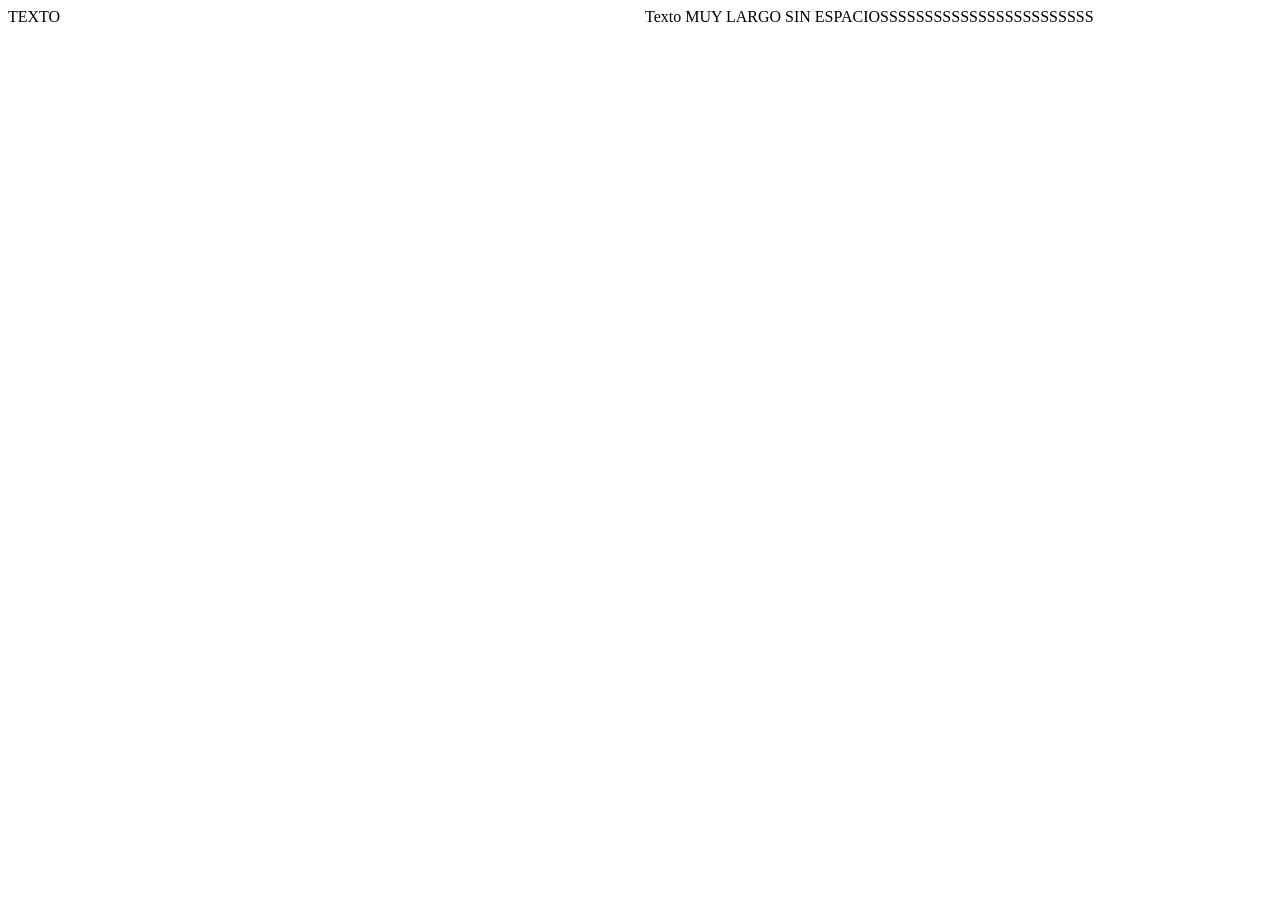
<file: CSS_GL/pages/index.html>
<!DOCTYPE html>
<html lang="en">
<head>
    <meta charset="UTF-8">
    <meta name="viewport" content="width=device-width, initial-scale=1.0">
    <title>Document</title>

    <link rel="stylesheet" href="/CSS_GL/styles/style.css">
</head>
<body>
     <div class = "container">

        <!--<div class="item1">1</div>
        <div class="item2">2</div>
        <div class="item3">3</div>
        <div class="item4">4</div>
        <div class="item5">5</div>
        <div class="item1">6</div>
        <div class="item2">7</div>
        <div class="item3">8</div>
        <div class="item4">9</div>
        <div class="item5">10</div> -->

        <!--<header class="header"> HEADER </header>

        <main class="main">MAIN</main> 

        <aside class="sidebar">Sidebar</aside>

        <footer class="footer">Footer</footer> -->

        <div class="item">TEXTO</div>

        <div class="item">Texto MUY LARGO SIN ESPACIOSSSSSSSSSSSSSSSSSSSSSSSS</div>

    </div>
</body>
</html>
</file>
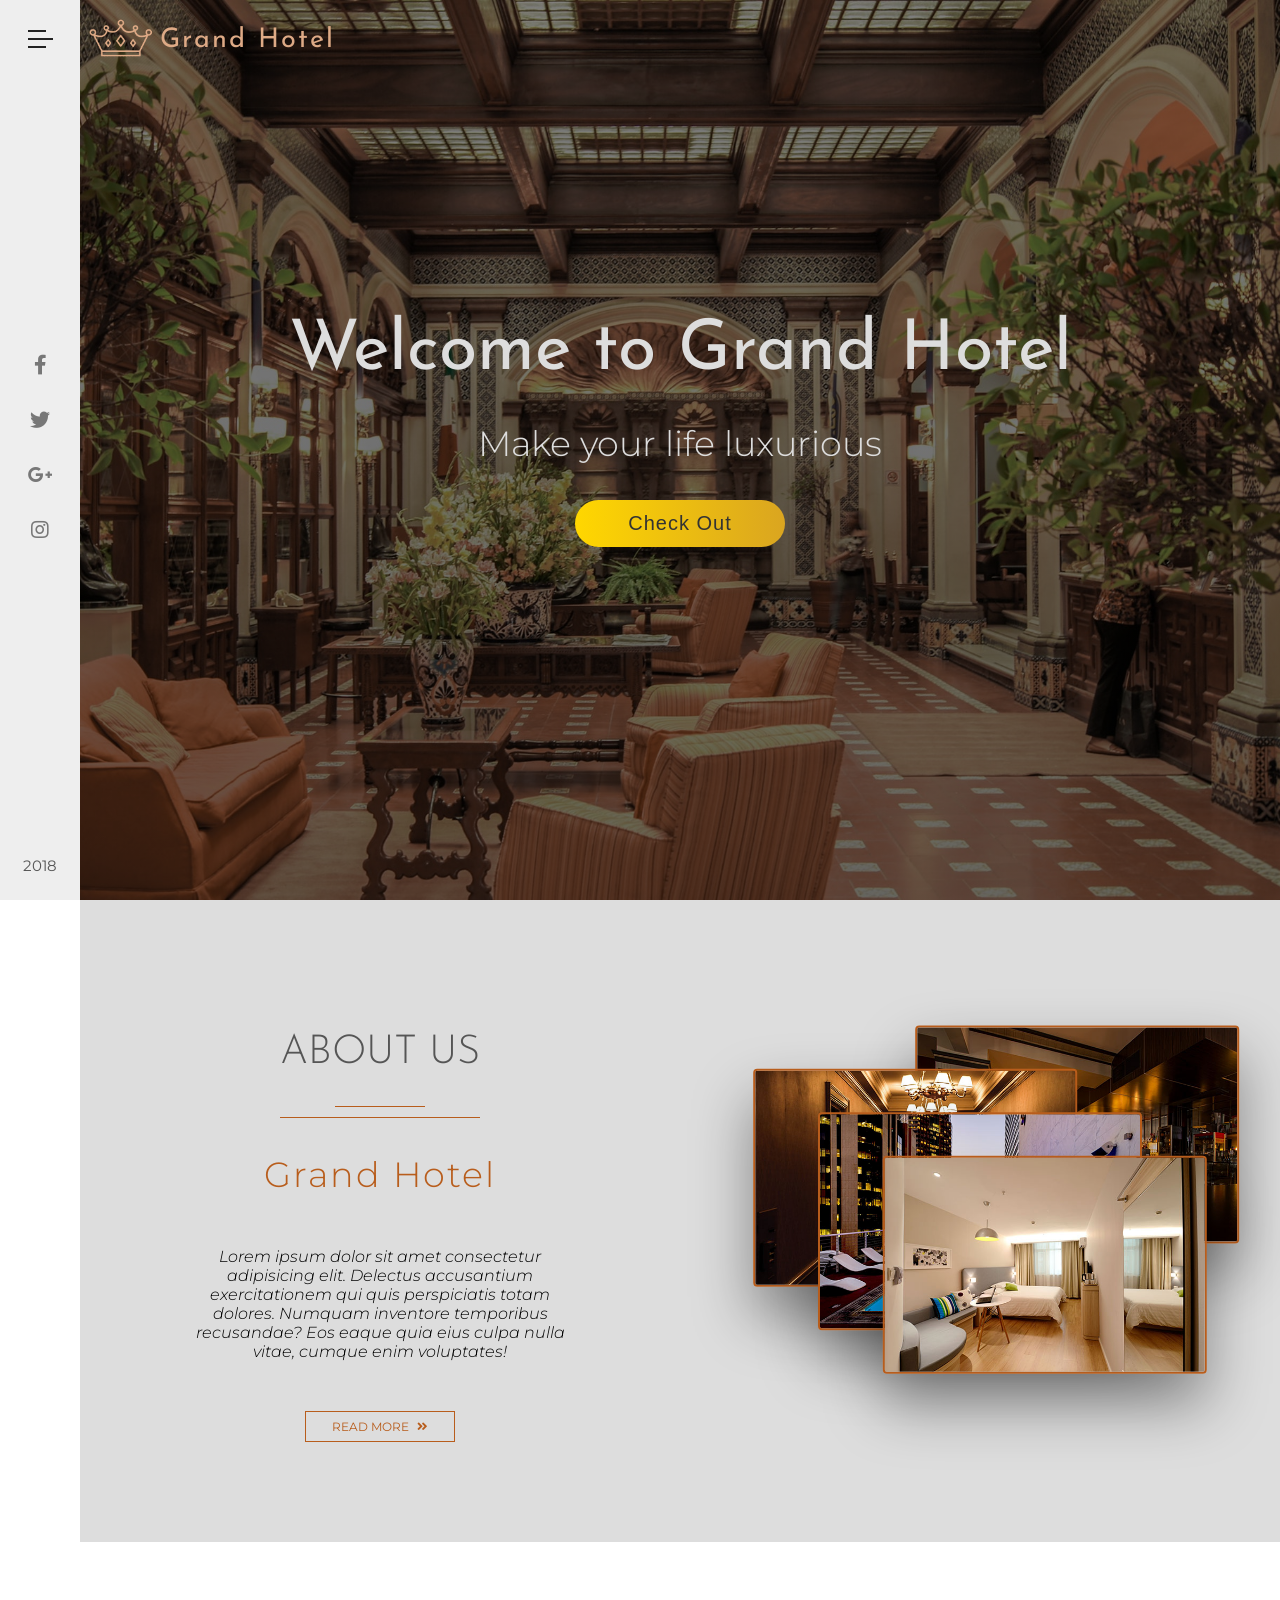
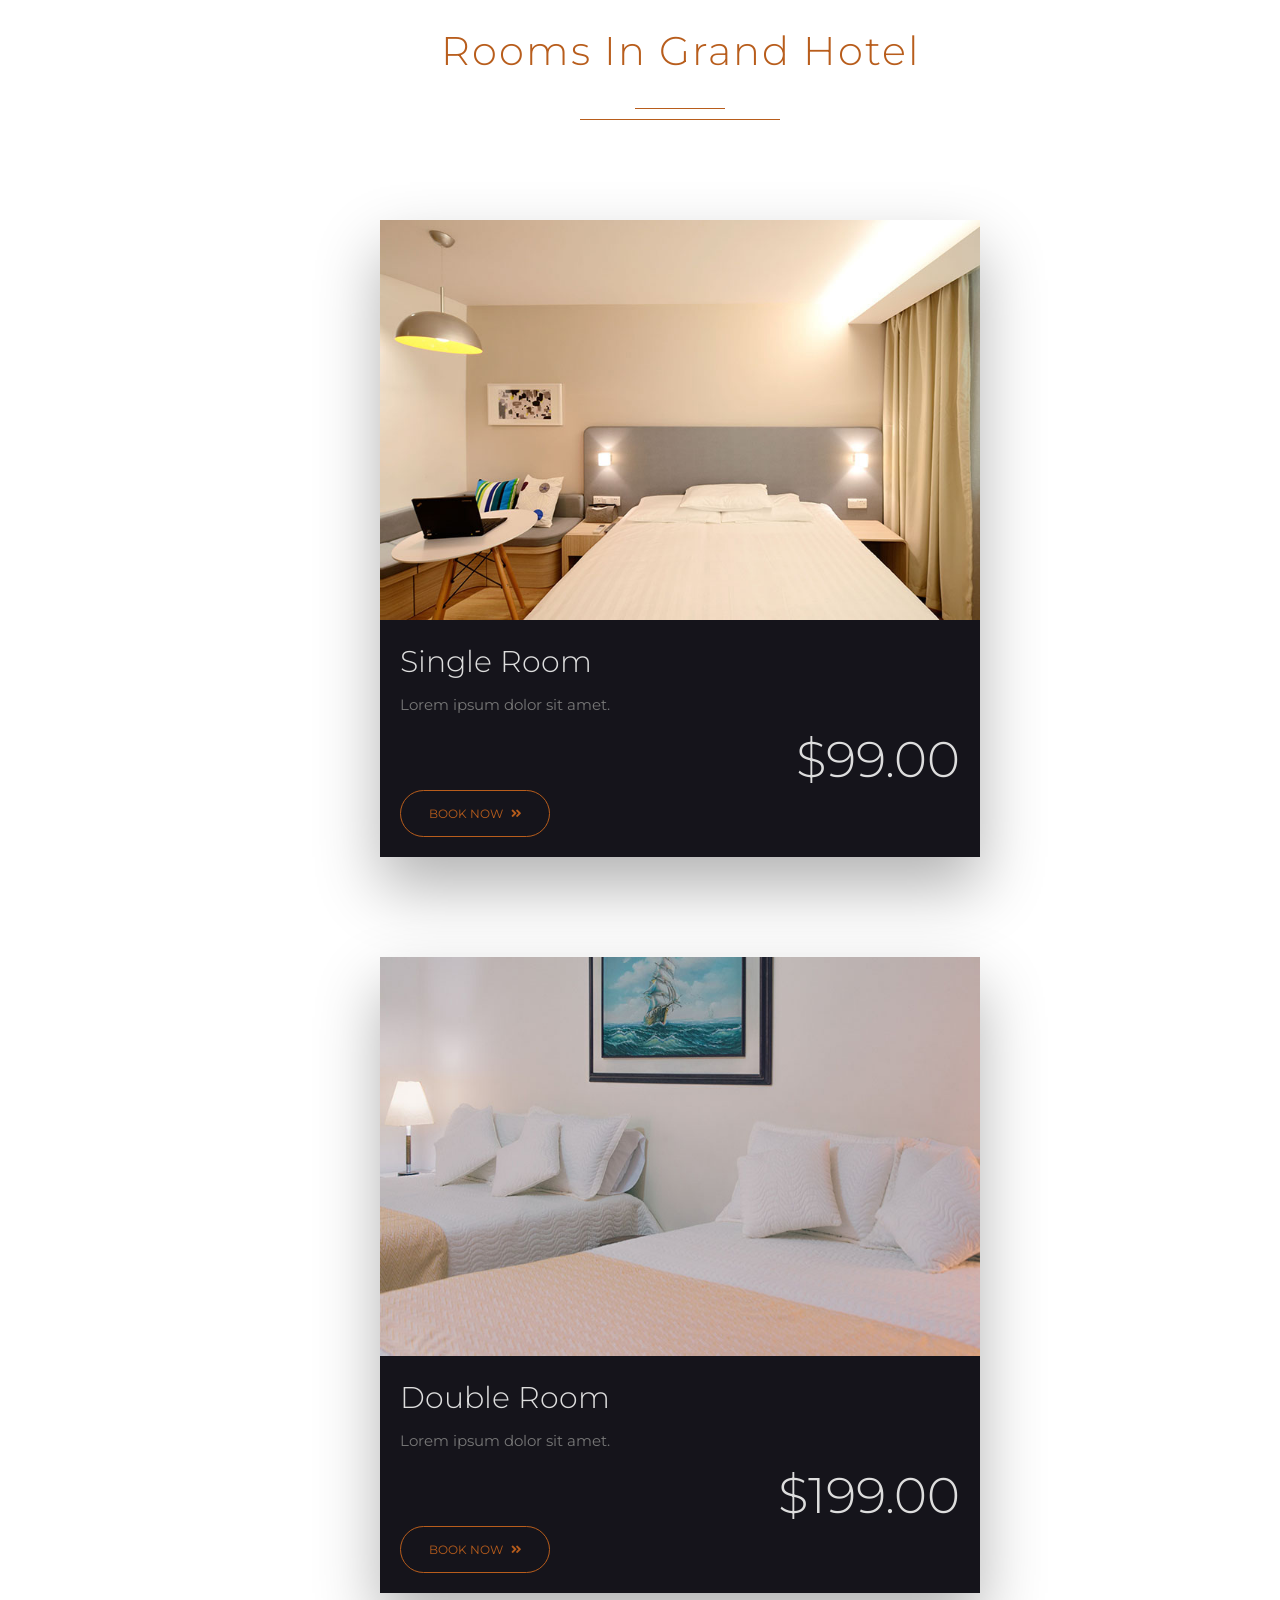
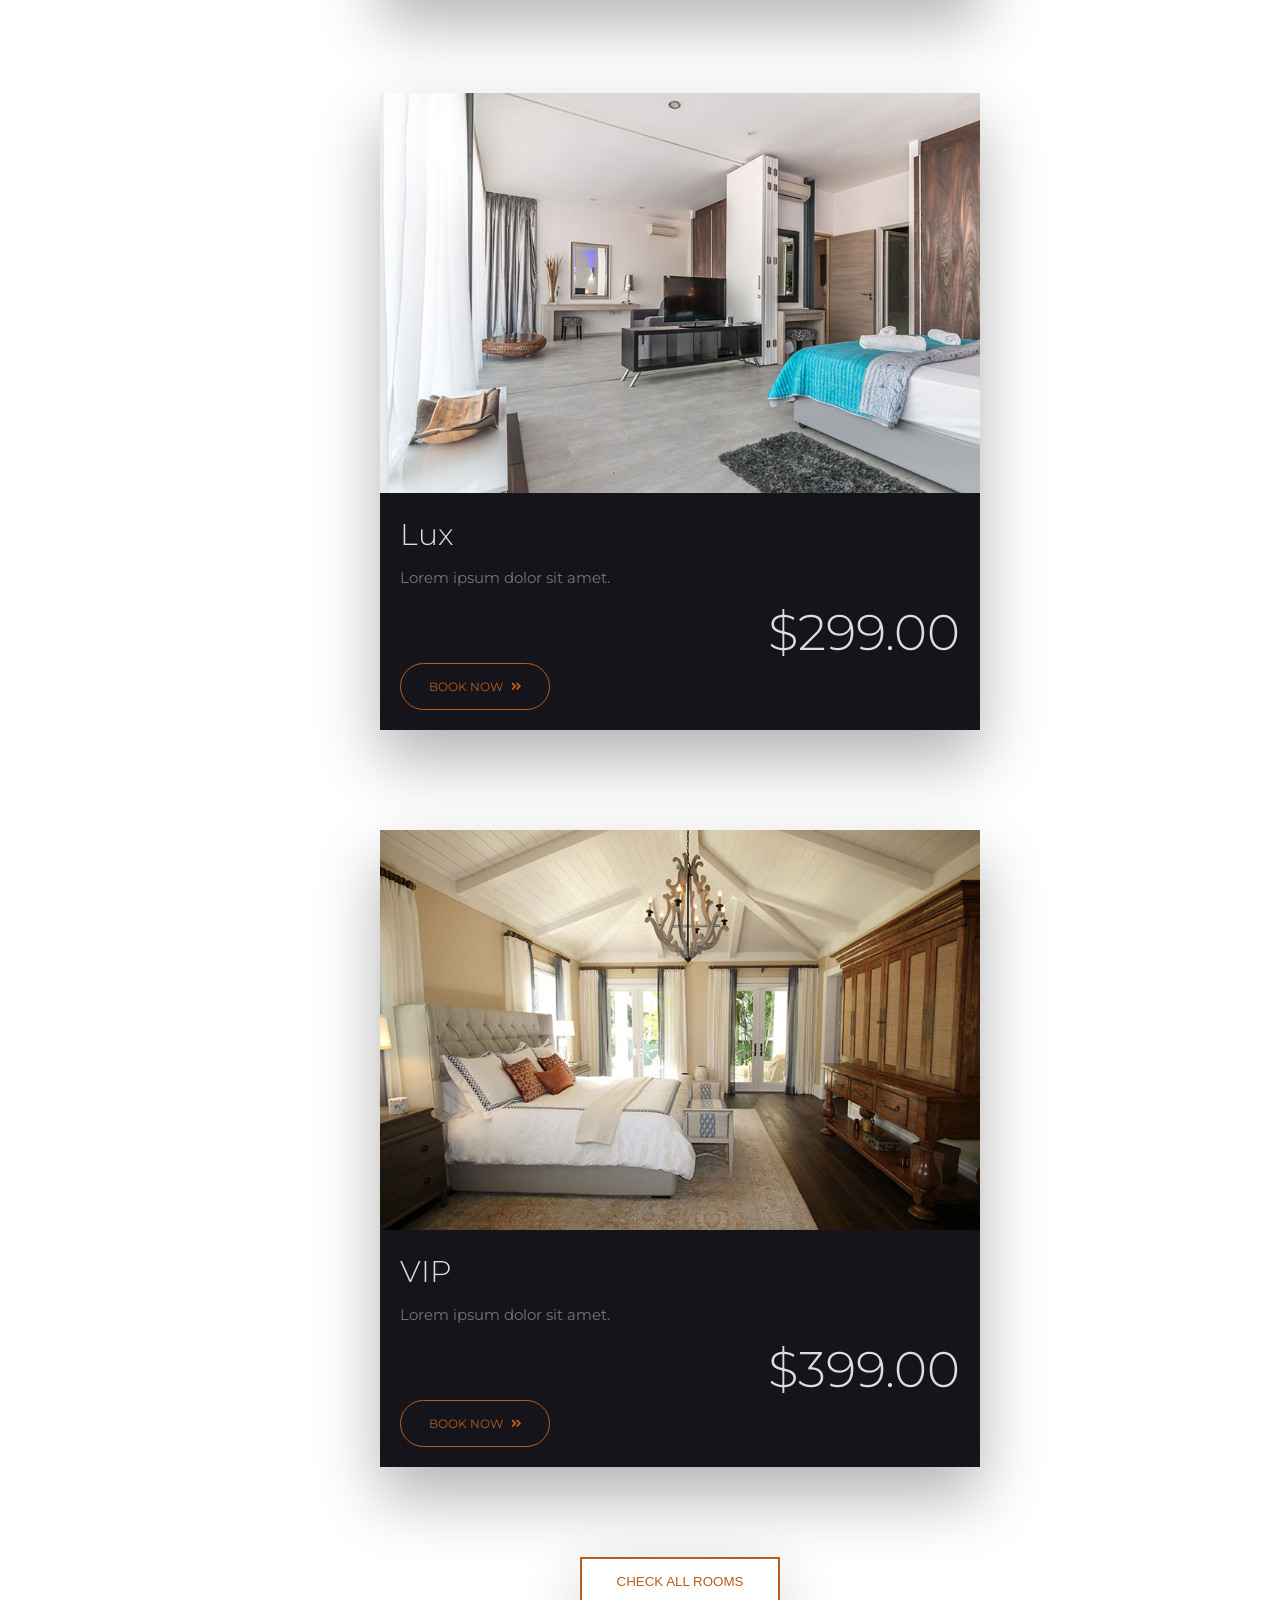
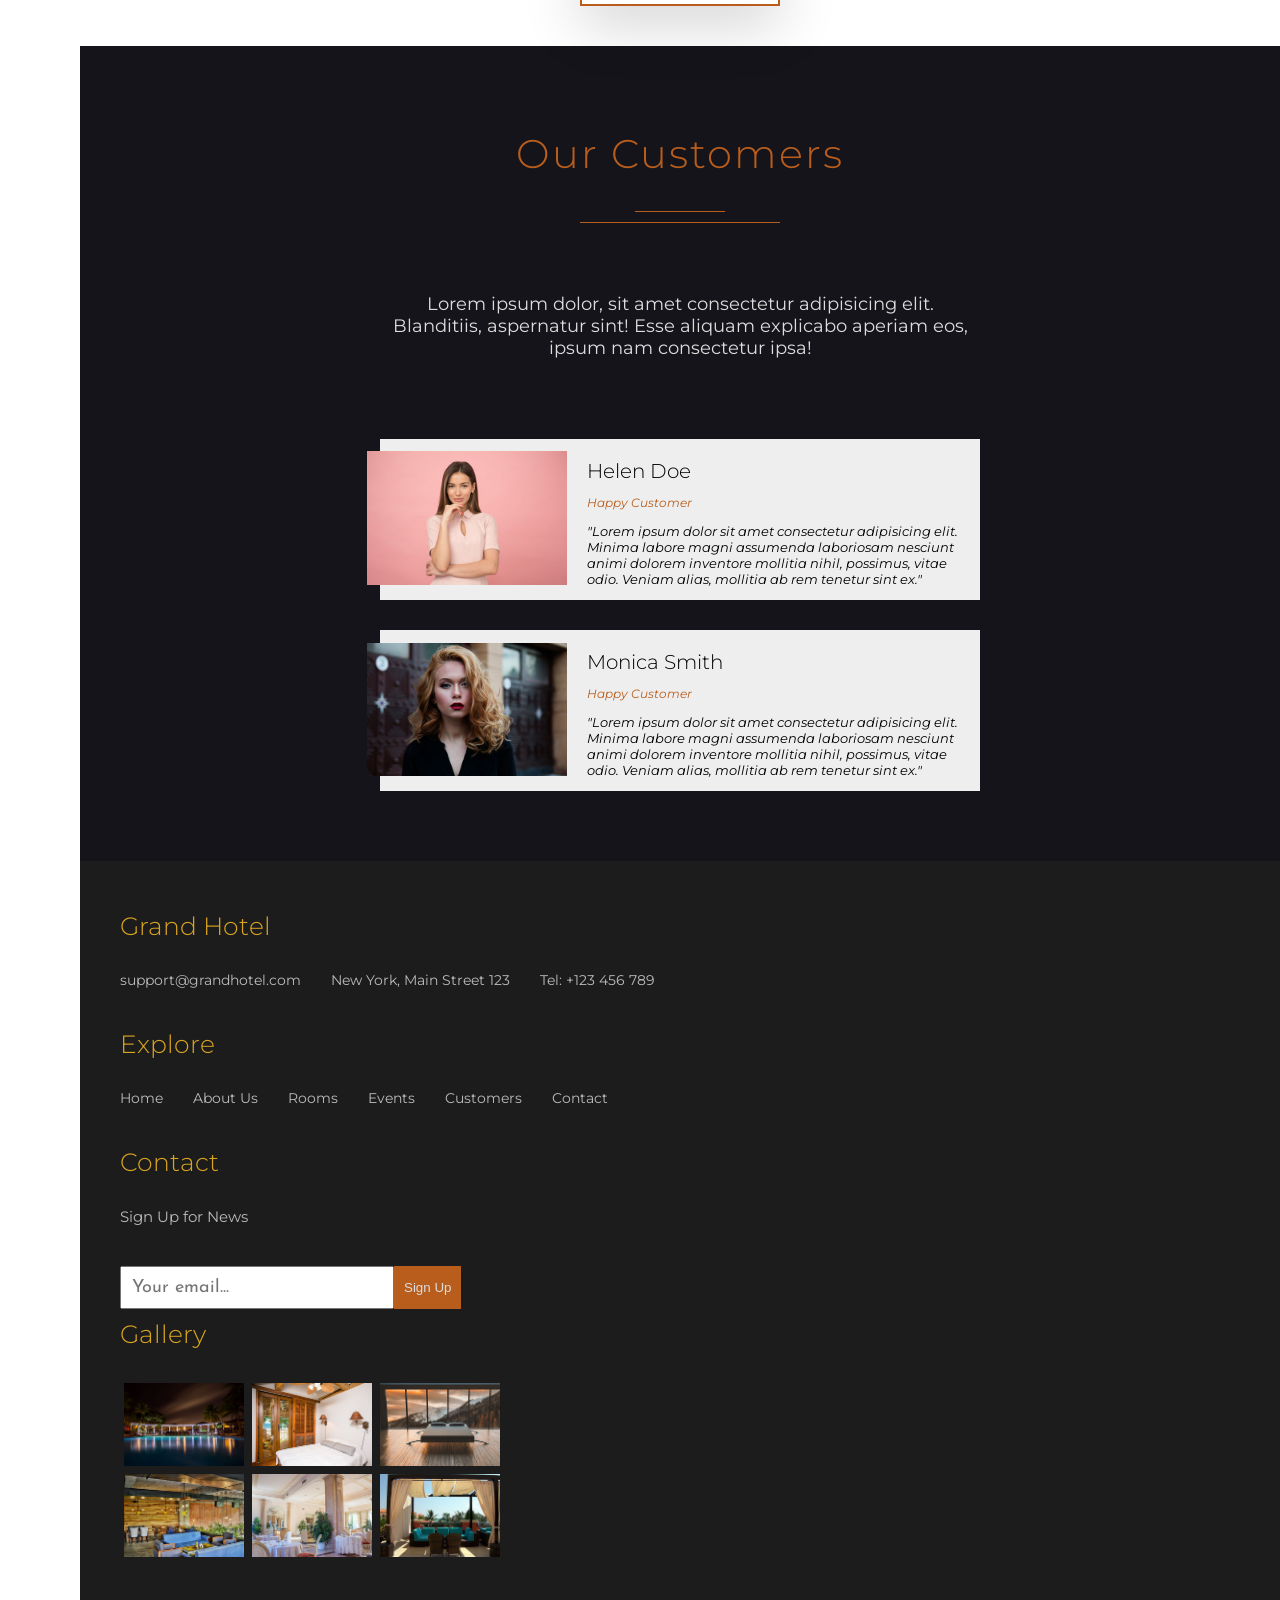
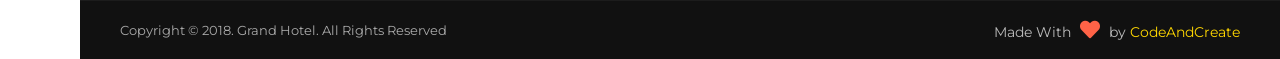
<file: MediaQueries/Ejemplo/index.html>
<!DOCTYPE html>
<html lang="en">
<head>
    <meta charset="UTF-8">
    <meta name="viewport" content="width=device-width, initial-scale=1.0">
    <meta http-equiv="X-UA-Compatible" content="ie=edge">
    <title>Grand Hotel</title>
    <link rel="shortcut icon" type="image/png" href="img/crown.png">
    <link rel="stylesheet" href="https://use.fontawesome.com/releases/v5.2.0/css/all.css" integrity="sha384-hWVjflwFxL6sNzntih27bfxkr27PmbbK/iSvJ+a4+0owXq79v+lsFkW54bOGbiDQ" crossorigin="anonymous">
    <link href="https://fonts.googleapis.com/css?family=Montserrat:100,100i,200,200i,300,300i,400,400i,500,500i,600,600i,700" rel="stylesheet">
    <link href="https://fonts.googleapis.com/css?family=Josefin+Sans:100,100i,300,300i,400,400i,600,600i,700,700i" rel="stylesheet">
    <link rel="stylesheet" href="css/style.css">
</head>
<body>
   
    <!-- navbar  -->
    <div class="navbar">

        <input type="checkbox" class="checkbox" id="click" hidden>

        <!-- sidebar -->
        <div class="sidebar">
            <label for="click">
                <div class="menu-icon">
                    <div class="line line-1"></div>
                    <div class="line line-2"></div>
                    <div class="line line-3"></div>
                </div>
            </label>

            <ul class="social-icons-list">
                <li>
                    <a href="#" class="social-link"><i class="fab fa-facebook-f"></i></a>
                </li>
                <li>
                    <a href="#" class="social-link"><i class="fab fa-twitter"></i></a>
                </li>
                <li>
                    <a href="#" class="social-link"><i class="fab fa-google-plus-g"></i></a>
                </li>
                <li>
                    <a href="#" class="social-link"><i class="fab fa-instagram"></i></a>
                </li>
            </ul>

            <div class="year">
                <p>2018</p>
            </div>
        </div>
        <!-- end of sidebar -->

        <!-- navigation -->
        <nav class="navigation">
            <div class="navigation-header">
                <h1 class="navigation-heading">Grand Hotel</h1>

                <form class="navigation-search">
                    <input type="text" class="navigation-search-input" placeholder="Search...">
                    <button class="navigation-search-btn">
                        <i class="fas fa-search"></i>
                    </button>
                </form>
            </div>

            <ul class="navigation-list">
                <li class="navigation-item">
                    <a href="#" class="navigation-link">home</a>
                </li>
                <li class="navigation-item">
                    <a href="#" class="navigation-link">about us</a>
                </li>
                <li class="navigation-item">
                    <a href="#" class="navigation-link">rooms</a>
                </li>
                <li class="navigation-item">
                    <a href="#" class="navigation-link">events</a>
                </li>
                <li class="navigation-item">
                    <a href="#" class="navigation-link">customers</a>
                </li>
                <li class="navigation-item">
                    <a href="#" class="navigation-link">contact</a>
                </li>
            </ul>

            <div class="copyright">
                <p>&copy; 2018. Grand Hotel. All Rights Reserved</p>
            </div>
        </nav>
        <!-- end of navigation -->
    </div>
    <!-- end of navbar  -->      
    
    <!-- header -->
    <header class="header">
        <div class="brand">
            <div>
                <img src="img/crown.png" width="80">
            </div>
            <h3 class="hotel-heading">Grand Hotel</h3>
        </div>

        <div class="banner">
            <h1 class="banner-heading">Welcome to Grand Hotel</h1>
            <p class="banner-paragraph">Make your life luxurious</p>
            <button class="banner-button">Check Out</button>
        </div>
    </header>
    <!-- end of header -->

    <!-- about us -->
    <section class="about-us">
        <div class="about-us-content">
            <h1 class="about-us-heading">About Us</h1>
            <div class="underline">
                <div class="small-underline"></div>
                <div class="big-underline"></div>
            </div>
            <h3 class="sub-heading">Grand Hotel</h3>
            <p class="about-us-paragraph">Lorem ipsum dolor sit amet consectetur adipisicing elit. Delectus accusantium exercitationem qui quis perspiciatis totam dolores. Numquam inventore temporibus recusandae? Eos eaque quia eius culpa nulla vitae, cumque enim voluptates!</p>
            <button class="about-us-btn">
                Read More
                <i class="fas fa-angle-double-right btn-arrow"></i>
            </button>
        </div>

        <div class="about-us-images">
            <img src="img/about-us-img-1.jpeg" class="image image-1">
            <img src="img/about-us-img-2.jpeg" class="image image-2">
            <img src="img/about-us-img-3.jpeg" class="image image-3">
            <img src="img/about-us-img-4.jpeg" class="image image-4">
        </div>
    </section>
    <!-- end of about us -->

    <!-- rooms -->
    <section class="rooms">
        <div class="common-header">
            <h1 class="common-heading">Rooms In Grand Hotel</h1>
            <div class="underline">
                <div class="small-underline"></div>
                <div class="big-underline"></div>
            </div>
        </div>

        <div class="rooms-cards-wrapper">
            <div class="room-card">
                <img src="img/single-room.jpeg" class="room-img">
                <div class="room-card-content">
                    <h4 class="room-card-heading">Single Room</h4>
                    <p class="room-card-paragraph">Lorem ipsum dolor sit amet.</p>
                    <p class="room-price">$99.00</p>
                    <button class="room-card-btn">
                        Book Now
                        <i class="fas fa-angle-double-right btn-arrow"></i>
                    </button>
                </div>
            </div>
            <div class="room-card">
                <img src="img/double-room.jpeg" class="room-img">
                <div class="room-card-content">
                    <h4 class="room-card-heading">Double Room</h4>
                    <p class="room-card-paragraph">Lorem ipsum dolor sit amet.</p>
                    <p class="room-price">$199.00</p>
                    <button class="room-card-btn">
                        Book Now
                        <i class="fas fa-angle-double-right btn-arrow"></i>
                    </button>
                </div>
            </div>
            <div class="room-card">
                <img src="img/lux.jpeg" class="room-img">
                <div class="room-card-content">
                    <h4 class="room-card-heading">Lux</h4>
                    <p class="room-card-paragraph">Lorem ipsum dolor sit amet.</p>
                    <p class="room-price">$299.00</p>
                    <button class="room-card-btn">
                        Book Now
                        <i class="fas fa-angle-double-right btn-arrow"></i>
                    </button>
                </div>
            </div>
            <div class="room-card">
                <img src="img/vip.jpeg" class="room-img">
                <div class="room-card-content">
                    <h4 class="room-card-heading">VIP</h4>
                    <p class="room-card-paragraph">Lorem ipsum dolor sit amet.</p>
                    <p class="room-price">$399.00</p>
                    <button class="room-card-btn">
                        Book Now
                        <i class="fas fa-angle-double-right btn-arrow"></i>
                    </button>
                </div>
            </div>
        </div>

        <div class="rooms-btn-wrapper">
            <button class="rooms-btn">Check All Rooms</button>
        </div>
    </section>
    <!-- end of rooms -->

    <!-- customers -->
    <section class="customers">
        <div class="common-header">
            <h1 class="common-heading">Our Customers</h1>
            <div class="underline">
                <div class="small-underline"></div>
                <div class="big-underline"></div>
            </div>
        </div>

        <p class="customers-paragraph">Lorem ipsum dolor, sit amet consectetur adipisicing elit. Blanditiis, aspernatur sint! Esse aliquam explicabo aperiam eos, ipsum nam consectetur ipsa!</p>

        <div class="customers-card-wrapper">
            <div class="customer-card">
                <div class="customer-image-wrapper">
                    <img src="img/customer-1.jpeg" class="customer-image">
                </div>
                <div class="customer-info">
                    <h3 class="customer-fullname">Helen Doe</h3>
                    <p class="customer-paragraph-1">Happy Customer</p>
                    <p class="customer-paragraph-2">"Lorem ipsum dolor sit amet consectetur adipisicing elit. Minima labore magni assumenda laboriosam nesciunt animi dolorem inventore mollitia nihil, possimus, vitae odio. Veniam alias, mollitia ab rem tenetur sint ex."</p>
                </div>
            </div>
            <div class="customer-card">
                <div class="customer-image-wrapper">
                    <img src="img/customer-2.jpeg" class="customer-image">
                </div>
                <div class="customer-info">
                    <h3 class="customer-fullname">Monica Smith</h3>
                    <p class="customer-paragraph-1">Happy Customer</p>
                    <p class="customer-paragraph-2">"Lorem ipsum dolor sit amet consectetur adipisicing elit. Minima labore magni assumenda laboriosam nesciunt animi dolorem inventore mollitia nihil, possimus, vitae odio. Veniam alias, mollitia ab rem tenetur sint ex."</p>
                </div>
            </div>
        </div>
    </section>
    <!-- end of customers -->

    <!-- footer -->
    <footer class="footer">
        <div class="main-part">
            <div class="footer-list-wrapper">
                <h3 class="footer-heading">Grand Hotel</h3>
                <ul class="footer-list">
                    <li class="footer-list-item">
                        <a href="#" class="footer-list-link">
                            support@grandhotel.com
                        </a>
                    </li>
                    <li class="footer-list-item">
                        <a href="#" class="footer-list-link">
                            New York, Main Street 123
                        </a>
                    </li>
                    <li class="footer-list-item">
                        <a href="#" class="footer-list-link">
                            Tel: +123 456 789
                        </a>
                    </li>
                </ul>
            </div>

            <div class="footer-list-wrapper">
                <h3 class="footer-heading">Explore</h3>
                <ul class="footer-list">
                    <li class="footer-list-item">
                        <a href="#" class="footer-list-link">
                            Home
                        </a>
                    </li>
                    <li class="footer-list-item">
                        <a href="#" class="footer-list-link">
                            About Us
                        </a>
                    </li>
                    <li class="footer-list-item">
                        <a href="#" class="footer-list-link">
                           Rooms
                        </a>
                    </li>
                    <li class="footer-list-item">
                        <a href="#" class="footer-list-link">
                           Events
                        </a>
                    </li>
                    <li class="footer-list-item">
                        <a href="#" class="footer-list-link">
                            Customers
                        </a>
                    </li>
                    <li class="footer-list-item">
                        <a href="#" class="footer-list-link">
                            Contact
                        </a>
                    </li>
                </ul>
            </div>

            <div class="contact">
                <h3 class="footer-heading">Contact</h3>
                <p>Sign Up for News</p>
                <form class="footer-form">
                    <input type="text" class="footer-input" placeholder="Your email...">
                    <button class="footer-btn">Sign Up</button>
                </form>
            </div>

            <div class="gallery">
                <h3 class="footer-heading">Gallery</h3>
                <div class="gallery-images">
                    <div class="image-wrapper">
                        <img src="img/gallery-img-1.jpeg" class="footer-image">
                    </div>
                    <div class="image-wrapper">
                        <img src="img/gallery-img-2.jpeg" class="footer-image">
                    </div>
                    <div class="image-wrapper">
                        <img src="img/gallery-img-3.jpeg" class="footer-image">
                    </div>
                    <div class="image-wrapper">
                        <img src="img/gallery-img-4.jpeg" class="footer-image">
                    </div>
                    <div class="image-wrapper">
                        <img src="img/gallery-img-5.jpeg" class="footer-image">
                    </div>
                    <div class="image-wrapper">
                        <img src="img/gallery-img-6.jpeg" class="footer-image">
                    </div>
                </div>
            </div>
        </div>

        <div class="creator-part">
            <div class="copyright-text">
                <p>Copyright &copy; 2018. Grand Hotel. All Rights Reserved</p>
            </div>

            <div class="text-right">
                <p>Made With <i class="fas fa-heart"></i> by <span>CodeAndCreate</span></p>
            </div>
        </div>
    </footer>
    <!-- end of footer -->
</body>
</html>
</file>
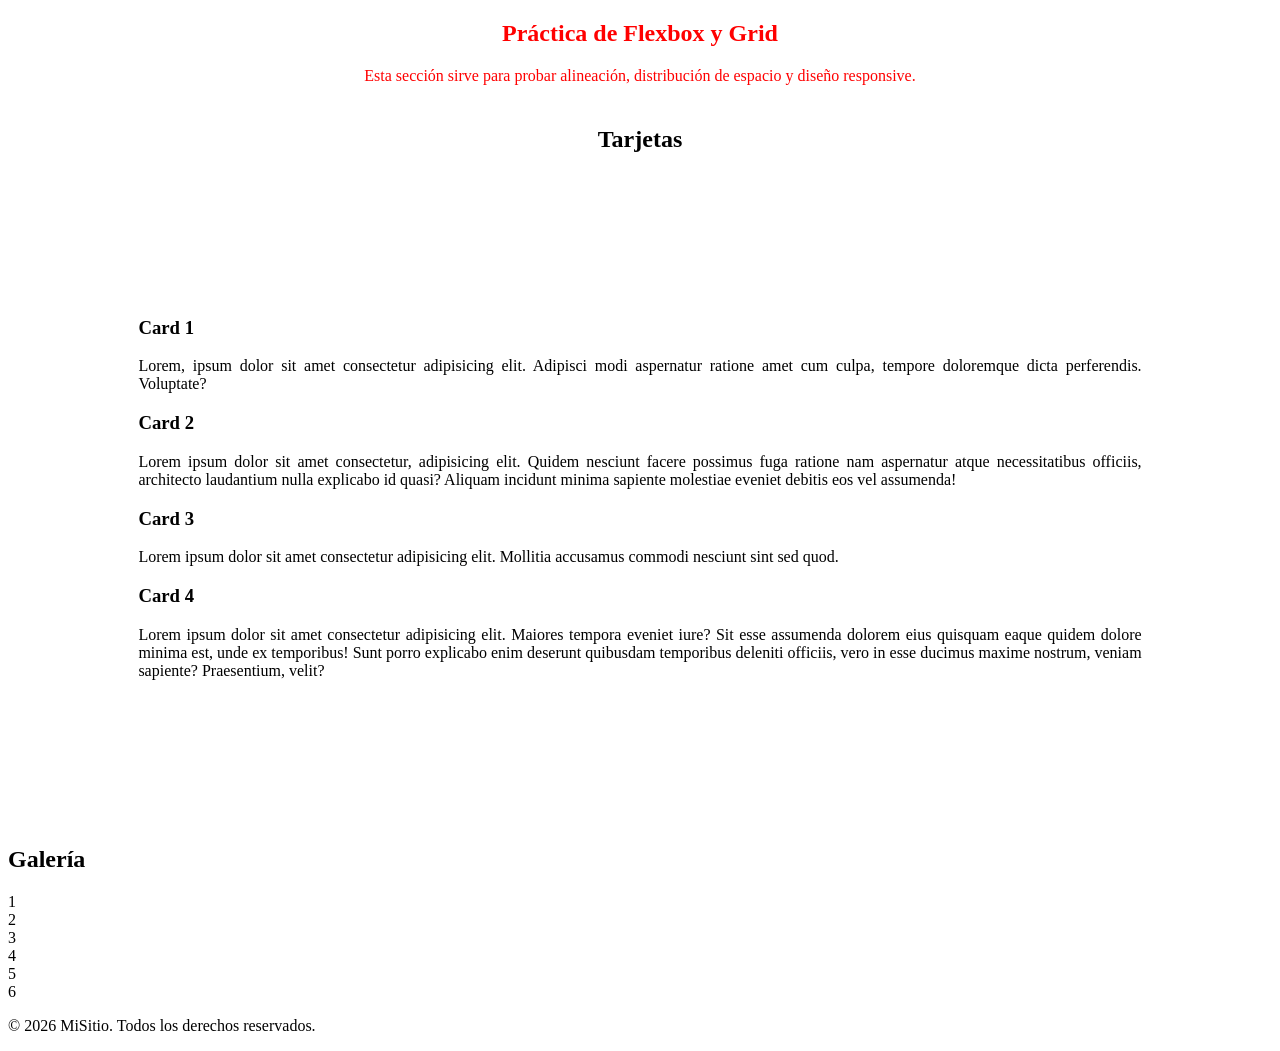
<file: MediaQueries/pages/index.html>
<!DOCTYPE html>
<html lang="en">
<head>
    <meta charset="UTF-8">
    <meta name="viewport" content="width=device-width, initial-scale=1.0">
    <title>Document</title>
    <link rel="stylesheet" href="/MediaQueries/styles/style.css">
</head>
<body>
    
  <section class="hero">
    <div class="hero-text">
      <h1>Práctica de Flexbox y Grid</h1>
      <p>
        Esta sección sirve para probar alineación, distribución de espacio
        y diseño responsive.
      </p>
    </div>
  </section>

    <main class="main-content">
      <section class="cards-section">
        <h2>Tarjetas</h2>
        <div class="cards-container">
          <article class="card">
            <h3>Card 1</h3>
            <p>Lorem, ipsum dolor sit amet consectetur adipisicing elit. Adipisci modi aspernatur ratione amet cum culpa, tempore doloremque dicta perferendis. Voluptate?</p>
          </article>
          <article class="card">
            <h3>Card 2</h3>
            <p>Lorem ipsum dolor sit amet consectetur, adipisicing elit. Quidem nesciunt facere possimus fuga ratione nam aspernatur atque necessitatibus officiis, architecto laudantium nulla explicabo id quasi? Aliquam incidunt minima sapiente molestiae eveniet debitis eos vel assumenda!</p>
          </article>
          <article class="card">
            <h3>Card 3</h3>
            <p>Lorem ipsum dolor sit amet consectetur adipisicing elit. Mollitia accusamus commodi nesciunt sint sed quod.</p>
          </article>
          <article class="card">
            <h3>Card 4</h3>
            <p>Lorem ipsum dolor sit amet consectetur adipisicing elit. Maiores tempora eveniet iure? Sit esse assumenda dolorem eius quisquam eaque quidem dolore minima est, unde ex temporibus! Sunt porro explicabo enim deserunt quibusdam temporibus deleniti officiis, vero in esse ducimus maxime nostrum, veniam sapiente? Praesentium, velit?</p>
          </article>
        </div>
      </section>

      <section class="gallery-section">
        <h2>Galería</h2>
        <div class="gallery">
          <div class="gallery-item">1</div>
          <div class="gallery-item">2</div>
          <div class="gallery-item">3</div>
          <div class="gallery-item">4</div>
          <div class="gallery-item">5</div>
          <div class="gallery-item">6</div>
        </div>
      </section>
    </main>
  </div>

  <footer class="site-footer">
    <p>&copy; 2026 MiSitio. Todos los derechos reservados.</p>
  </footer>
</body>
</html>
</file>
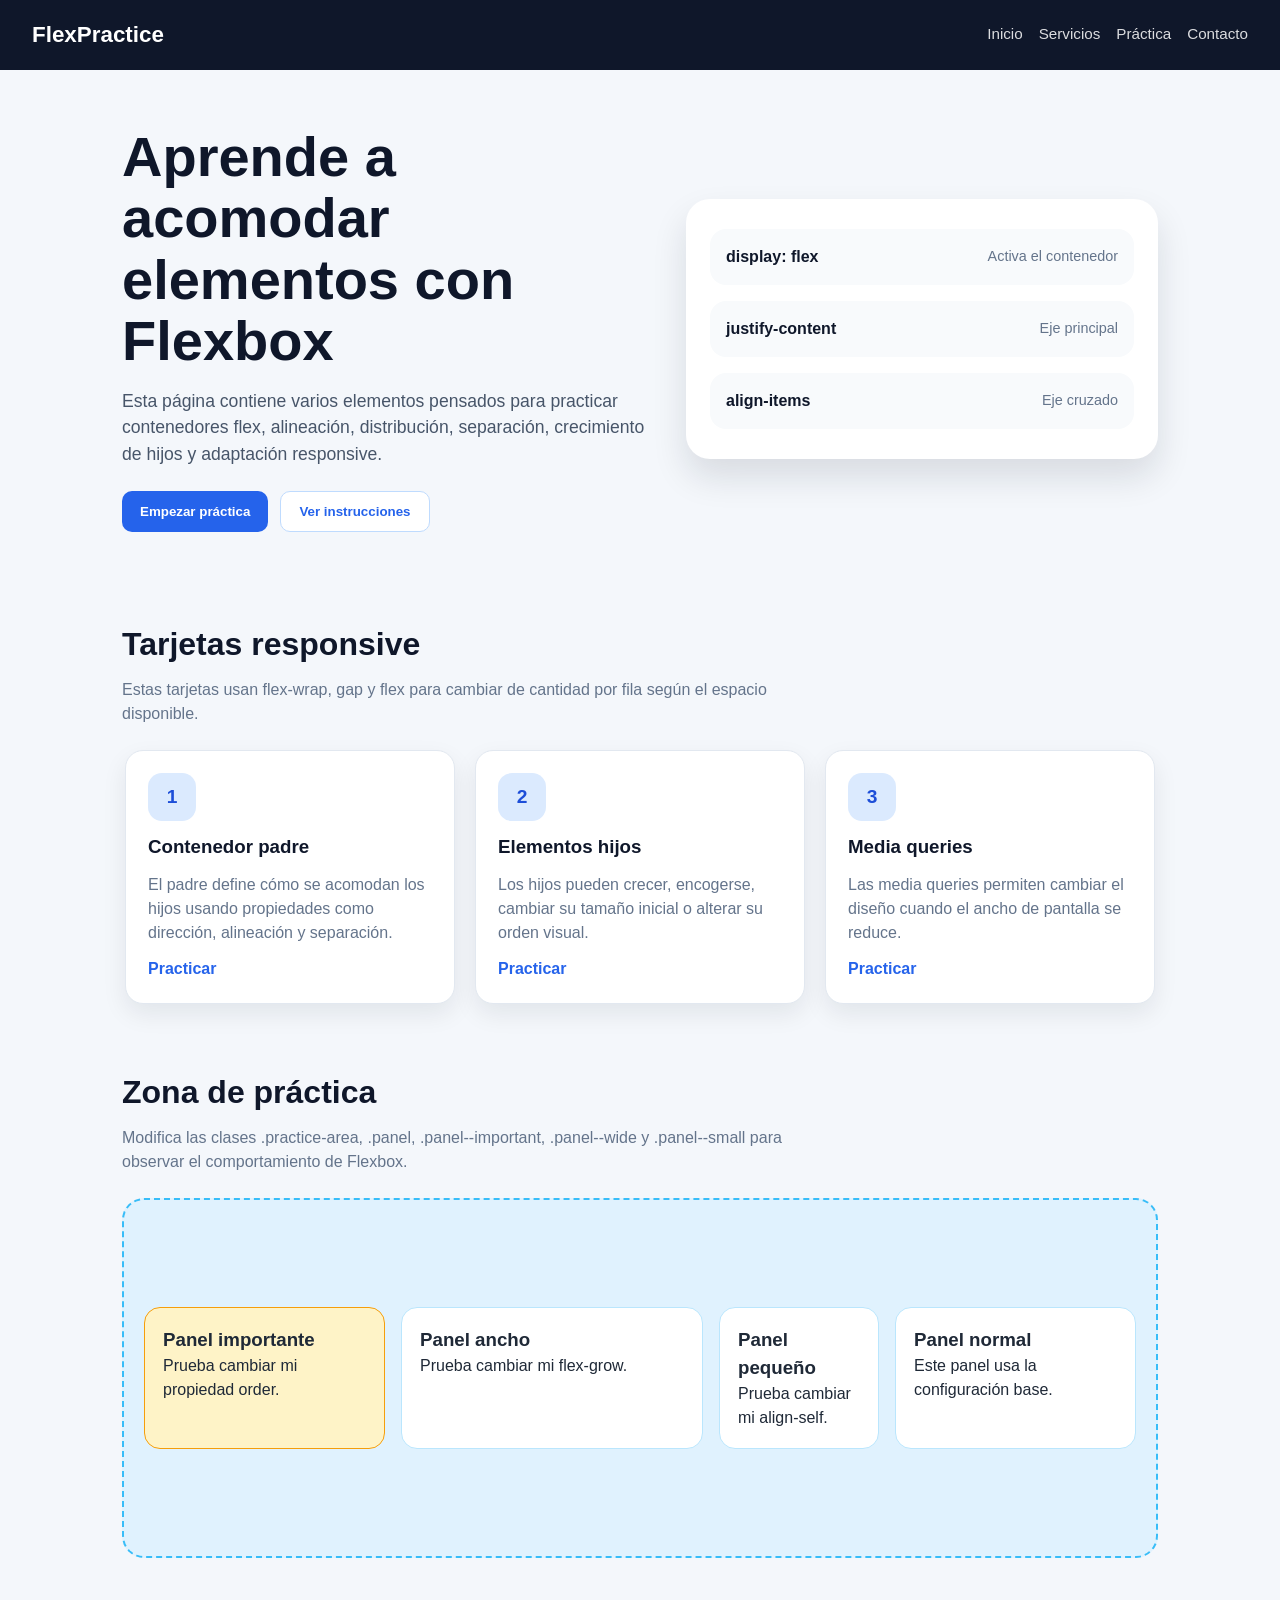
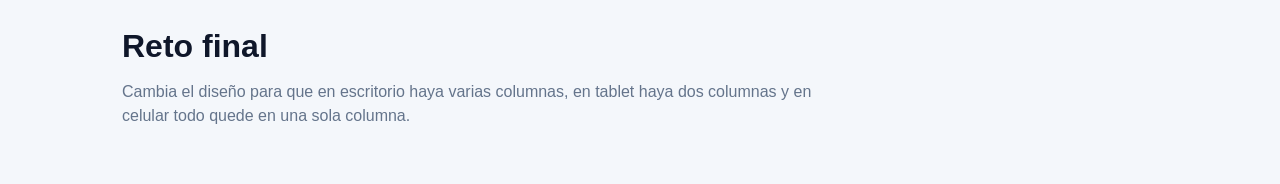
<file: PracticaExamen/pages/index.html>
<!DOCTYPE html>
<html lang="es">
<head>
  <meta charset="UTF-8" />
  <meta name="viewport" content="width=device-width, initial-scale=1.0" />
  <title>Práctica guiada: Flexbox y Media Queries</title>

  <link rel="styles" href="/PracticaExamen/styles/style.css">
  <style>
    /* =========================================================
      PRÁCTICA GUIADA DE FLEXBOX
      ---------------------------------------------------------
      INSTRUCCIONES:
      1. Abre este archivo en el navegador.
      2. Lee cada PASO dentro del CSS.
      3. Descomenta o modifica las propiedades indicadas.
      4. Guarda el archivo y refresca el navegador.
      5. Cambia el tamaño de la ventana para probar las media queries.
    ========================================================= */

    * {
      box-sizing: border-box;
      margin: 0;
      padding: 0;
    }

    body {
      font-family: Arial, Helvetica, sans-serif;
      background: #f4f7fb;
      color: #1f2937;
      line-height: 1.5;
    }

    img {
      max-width: 100%;
      display: block;
    }

    .page {
      width: 100%;
      min-height: 100vh;
    }

    /* =========================================================
      PASO 1: HEADER CON FLEXBOX
      ---------------------------------------------------------
      Objetivo: acomodar el logo y el menú en una sola fila.

      Prueba cambiar:
      - justify-content: space-between, center, flex-start, flex-end
      - align-items: center, flex-start, flex-end
      - gap: 16px, 24px, 32px
    ========================================================= */

    .header {
      background: #0f172a;
      color: white;
      padding: 18px 32px;

      display: flex;
      justify-content: space-between;
      align-items: center;
      gap: 16px;
    }

    .logo {
      font-size: 1.4rem;
      font-weight: 700;
      white-space: nowrap;
    }

    .nav {
      display: flex;
      gap: 16px;
      flex-wrap: wrap;
      justify-content: flex-end;
    }

    .nav a {
      color: white;
      text-decoration: none;
      font-size: 0.95rem;
      opacity: 0.85;
    }

    .nav a:hover {
      opacity: 1;
      text-decoration: underline;
    }

    /* =========================================================
      PASO 2: HERO CON DOS COLUMNAS
      ---------------------------------------------------------
      Objetivo: colocar texto a la izquierda e imagen/tarjeta a la derecha.

      Conceptos:
      - flex-direction: row coloca elementos horizontalmente.
      - flex-wrap: wrap permite que bajen de línea si no caben.
      - flex: 1 1 300px permite crecer, encogerse y tener base inicial.
    ========================================================= */

    .hero {
      max-width: 1100px;
      margin: 0 auto;
      padding: 56px 32px;

      display: flex;
      flex-direction: row;
      flex-wrap: wrap;
      align-items: center;
      justify-content: space-between;
      gap: 32px;
    }

    .hero__content {
      flex: 1 1 360px;
    }

    .hero__content h1 {
      font-size: clamp(2rem, 5vw, 3.5rem);
      line-height: 1.1;
      margin-bottom: 16px;
      color: #0f172a;
    }

    .hero__content p {
      max-width: 560px;
      font-size: 1.1rem;
      color: #475569;
      margin-bottom: 24px;
    }

    .hero__actions {
      display: flex;
      gap: 12px;
      flex-wrap: wrap;
    }

    .btn {
      border: none;
      border-radius: 10px;
      padding: 12px 18px;
      font-weight: 700;
      cursor: pointer;
    }

    .btn--primary {
      background: #2563eb;
      color: white;
    }

    .btn--secondary {
      background: white;
      color: #2563eb;
      border: 1px solid #bfdbfe;
    }

    .hero__card {
      flex: 1 1 300px;
      min-height: 260px;
      background: white;
      border-radius: 24px;
      box-shadow: 0 18px 35px rgba(15, 23, 42, 0.12);
      padding: 24px;

      display: flex;
      flex-direction: column;
      justify-content: center;
      gap: 16px;
    }

    .stat-row {
      display: flex;
      justify-content: space-between;
      align-items: center;
      gap: 16px;
      padding: 16px;
      background: #f8fafc;
      border-radius: 16px;
    }

    .stat-row strong {
      color: #0f172a;
    }

    .stat-row span {
      color: #64748b;
      font-size: 0.9rem;
    }

    /* =========================================================
      PASO 3: TARJETAS CON FLEX-WRAP
      ---------------------------------------------------------
      Objetivo: hacer una sección de tarjetas que se acomoden solas.

      Prueba:
      - Quita flex-wrap y observa el problema.
      - Cambia justify-content a center o space-between.
      - Cambia gap de 20px a 8px o 40px.
    ========================================================= */

    .section {
      max-width: 1100px;
      margin: 0 auto;
      padding: 32px;
    }

    .section__title {
      font-size: 2rem;
      margin-bottom: 10px;
      color: #0f172a;
    }

    .section__description {
      color: #64748b;
      margin-bottom: 24px;
      max-width: 700px;
    }

    .cards {
      display: flex;
      flex-wrap: wrap;
      justify-content: center;
      align-items: stretch;
      gap: 20px;
    }

    .card {
      background: white;
      border-radius: 18px;
      padding: 22px;
      box-shadow: 0 10px 25px rgba(15, 23, 42, 0.08);
      border: 1px solid #e2e8f0;

      flex: 1 1 240px;
      max-width: 330px;

      display: flex;
      flex-direction: column;
      gap: 12px;
    }

    .card__icon {
      width: 48px;
      height: 48px;
      border-radius: 14px;
      background: #dbeafe;
      color: #1d4ed8;
      display: flex;
      align-items: center;
      justify-content: center;
      font-weight: 800;
      font-size: 1.2rem;
    }

    .card h3 {
      color: #0f172a;
    }

    .card p {
      color: #64748b;
      flex-grow: 1;
    }

    .card a {
      color: #2563eb;
      text-decoration: none;
      font-weight: 700;
    }

    /* =========================================================
      PASO 4: PROPIEDADES DE HIJOS
      ---------------------------------------------------------
      Objetivo: practicar order, flex-grow, flex-shrink, flex-basis
      y align-self.

      Actividades:
      1. Cambia order en .panel--important.
      2. Cambia flex-grow de .panel--wide.
      3. Cambia align-self de .panel--small.
    ========================================================= */

    .practice-area {
      min-height: 360px;
      background: #e0f2fe;
      border: 2px dashed #38bdf8;
      border-radius: 22px;
      padding: 20px;

      display: flex;
      flex-wrap: wrap;
      justify-content: center;
      align-items: stretch;
      align-content: center;
      gap: 16px;
    }

    .panel {
      background: #ffffff;
      border-radius: 16px;
      padding: 18px;
      border: 1px solid #bae6fd;
      min-height: 120px;

      flex: 1 1 180px;
    }

    .panel--important {
      order: 0;
      background: #fef3c7;
      border-color: #f59e0b;
    }

    .panel--wide {
      flex-grow: 2;
    }

    .panel--small {
      flex: 0 1 160px;
      align-self: center;
    }

    /* =========================================================
      PASO 5: MEDIA QUERIES
      ---------------------------------------------------------
      Objetivo: adaptar el diseño a tablet y celular.

      Regla clave:
      - Flexbox acomoda los elementos.
      - Media queries cambian las reglas según el ancho de pantalla.
    ========================================================= */

    @media (max-width: 768px) {
      .header {
        flex-direction: column;
        align-items: flex-start;
      }

      .nav {
        justify-content: flex-start;
      }

      .hero {
        padding: 40px 24px;
      }

      .hero__actions {
        flex-direction: column;
        align-items: stretch;
      }

      .btn {
        width: 100%;
      }

      .section {
        padding: 28px 24px;
      }

      .card {
        max-width: none;
      }
    }

    @media (max-width: 480px) {
      .header {
        padding: 16px 20px;
      }

      .nav {
        flex-direction: column;
        gap: 8px;
      }

      .hero {
        padding: 32px 20px;
      }

      .hero__card {
        padding: 18px;
      }

      .stat-row {
        flex-direction: column;
        align-items: flex-start;
      }

      .section {
        padding: 24px 20px;
      }

      .practice-area {
        min-height: auto;
        align-content: stretch;
      }

      .panel,
      .panel--small {
        flex: 1 1 100%;
      }
    }
  </style>
</head>

<body>
  <div class="page">
    <header class="header">
      <div class="logo">FlexPractice</div>

      <nav class="nav" aria-label="Navegación principal">
        <a href="#inicio">Inicio</a>
        <a href="#servicios">Servicios</a>
        <a href="#practica">Práctica</a>
        <a href="#contacto">Contacto</a>
      </nav>
    </header>

    <main id="inicio">
      <section class="hero">
        <div class="hero__content">
          <h1>Aprende a acomodar elementos con Flexbox</h1>
          <p>
            Esta página contiene varios elementos pensados para practicar contenedores flex,
            alineación, distribución, separación, crecimiento de hijos y adaptación responsive.
          </p>

          <div class="hero__actions">
            <button class="btn btn--primary">Empezar práctica</button>
            <button class="btn btn--secondary">Ver instrucciones</button>
          </div>
        </div>

        <aside class="hero__card" aria-label="Resumen de práctica">
          <div class="stat-row">
            <strong>display: flex</strong>
            <span>Activa el contenedor</span>
          </div>
          <div class="stat-row">
            <strong>justify-content</strong>
            <span>Eje principal</span>
          </div>
          <div class="stat-row">
            <strong>align-items</strong>
            <span>Eje cruzado</span>
          </div>
        </aside>
      </section>

      <section id="servicios" class="section">
        <h2 class="section__title">Tarjetas responsive</h2>
        <p class="section__description">
          Estas tarjetas usan flex-wrap, gap y flex para cambiar de cantidad por fila según el espacio disponible.
        </p>

        <div class="cards">
          <article class="card">
            <div class="card__icon">1</div>
            <h3>Contenedor padre</h3>
            <p>El padre define cómo se acomodan los hijos usando propiedades como dirección, alineación y separación.</p>
            <a href="#practica">Practicar</a>
          </article>

          <article class="card">
            <div class="card__icon">2</div>
            <h3>Elementos hijos</h3>
            <p>Los hijos pueden crecer, encogerse, cambiar su tamaño inicial o alterar su orden visual.</p>
            <a href="#practica">Practicar</a>
          </article>

          <article class="card">
            <div class="card__icon">3</div>
            <h3>Media queries</h3>
            <p>Las media queries permiten cambiar el diseño cuando el ancho de pantalla se reduce.</p>
            <a href="#practica">Practicar</a>
          </article>
        </div>
      </section>

      <section id="practica" class="section">
        <h2 class="section__title">Zona de práctica</h2>
        <p class="section__description">
          Modifica las clases .practice-area, .panel, .panel--important, .panel--wide y .panel--small para observar el comportamiento de Flexbox.
        </p>

        <div class="practice-area">
          <div class="panel panel--important">
            <h3>Panel importante</h3>
            <p>Prueba cambiar mi propiedad order.</p>
          </div>

          <div class="panel panel--wide">
            <h3>Panel ancho</h3>
            <p>Prueba cambiar mi flex-grow.</p>
          </div>

          <div class="panel panel--small">
            <h3>Panel pequeño</h3>
            <p>Prueba cambiar mi align-self.</p>
          </div>

          <div class="panel">
            <h3>Panel normal</h3>
            <p>Este panel usa la configuración base.</p>
          </div>
        </div>
      </section>

      <section id="contacto" class="section">
        <h2 class="section__title">Reto final</h2>
        <p class="section__description">
          Cambia el diseño para que en escritorio haya varias columnas, en tablet haya dos columnas y en celular todo quede en una sola columna.
        </p>
      </section>
    </main>
  </div>
</body>
</html>
</file>
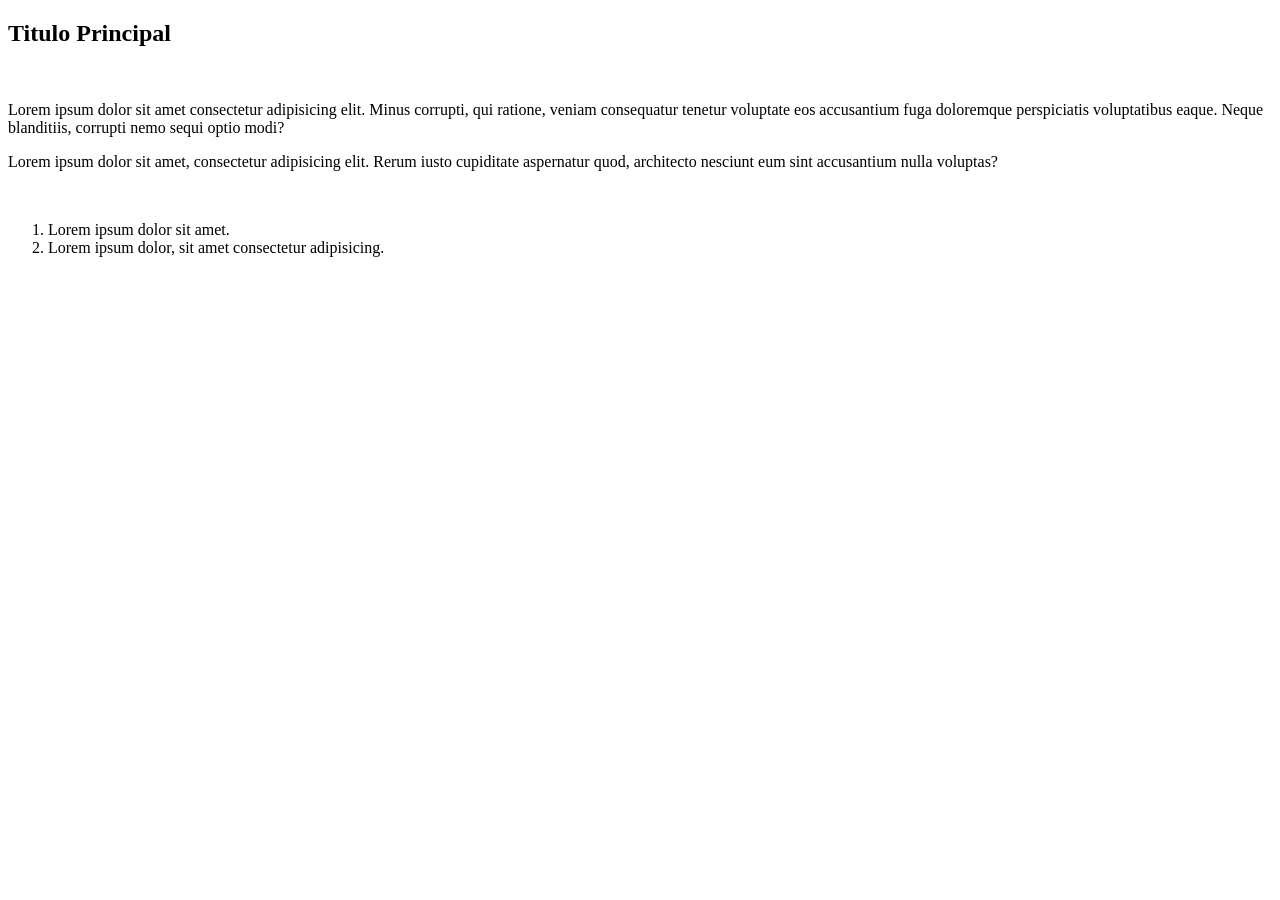
<file: Semana-1/Presentaciones/Grupo2.html>
<!DOCTYPE html>
<html lang="en">
<head>
    <meta charset="UTF-8">
    <meta name="viewport" content="width=device-width, initial-scale=1.0">
    <title>Document</title>
</head>
<body>
    
    <main>

        <article>

            <h1 id="titulo">Titulo Principal</h1>
        </article>
    </main>

    <br>

    <p>Lorem ipsum dolor sit amet consectetur adipisicing elit. Minus corrupti, qui ratione, veniam consequatur tenetur voluptate eos accusantium fuga doloremque perspiciatis voluptatibus eaque. Neque blanditiis, corrupti nemo sequi optio modi?</p>
    
    <p>Lorem ipsum dolor sit amet, consectetur adipisicing elit. Rerum iusto cupiditate aspernatur quod, architecto nesciunt eum sint accusantium nulla voluptas?
        
    </p>

    <br>

    <ol>
        <li>Lorem ipsum dolor sit amet.</li>

        <li>Lorem ipsum dolor, sit amet consectetur adipisicing.</li>
    </ol>
</body>
</html>
</file>
<file: CSS_GL/styles/style.css>
.container{

    display: grid;

    gap: 10px;
    /*grid-template-columns: 100px 100px 100px;*/

   /* grid-template-columns: repeat(2 ,minmax(100px , 1fr) 2fr 2fr );*/

   /* grid-template-rows:minmax(100px , 1fr) 1fr 3fr 2fr ;*/

   /*grid-template-columns: minmax(20px , 1fr) repeat(2,2fr);*/
 

 /*  grid-template-columns: repeat(auto-fill, minmax(150px , 1fr));*/

   /* grid-template-columns: repeat(auto-fit, minmax(150px , 1fr));*/

   /* grid-template-columns: 50px 50px 50px 50px;

    grid-template-rows: auto;

    grid-template-areas: 
        "header header header header"
        "main main . sidebar"
        "footer footer footer footer"; */
    
    /*grid-template-columns: auto auto;*/

    grid-template-columns: 1fr 1fr;

}


.item1{

    background-color: rgb(173,230,187);
}

.item2{

    background-color: rgb(171, 50, 14);
}

.item3{

    background-color: rgb(44, 14, 131);
}

.item4{

    background-color: rgb(121, 23, 82);
}

.item5{

    background-color: rgb(15, 159, 51);
}

.header{
    grid-area: header;

    background-color: peru;
}

.sidebar{
    grid-area: sidebar;
    background-color: blue;
}

.main{
    grid-area: main;
    background-color: tomato;
}

.footer{
    grid-area: footer;
    background-color: blueviolet;
}
</file>
<file: MediaQueries/Ejemplo/css/style.css>
/* common styles */
html {
    font-size: 62.5%;
    box-sizing: border-box;
}

body {
    margin: 0;
    padding: 0;
    font-family: 'Montserrat', sans-serif;
}
/* end of common styles */

/* navbar */
/* sidebar */
.sidebar {
    width: 8rem;
    height: 100%;
    background-color: #eee;
    position: fixed;
    display: flex;
    flex-direction: column;
    justify-content: space-between;
    align-items: center;
    z-index: 10;
}

.menu-icon {
    margin-top: 3rem;
    cursor: pointer;
}

.line {
    height: .2rem;
    width: 2.5rem;
    background-color: #222;
    margin-bottom: .6rem;
}

.line-1, .line-3 {
    width: 1.8rem;
    transition: all .4s;
}

.menu-icon:hover .line {
    width: 2.5rem;
}

.social-icons-list {
    list-style: none;
    padding: 0;
    height: 25rem;
    display: flex;
    flex-direction: column;
    justify-content: space-evenly;
    align-items: center;
}

.social-link {
    font-size: 2rem;
    color: #777;
    transition: color .3s;
}

.social-link:hover {
    color: #deaa86;
}

.year {
    margin-bottom: 1rem;
    font-size: 1.5rem;
    color: #555;
}
/* end of sidebar */

/* navigation */
.navigation {
    position: fixed;
    left: -32rem;
    width: 40rem;
    height: 100%;
    background: linear-gradient(to top, rgba(34, 32, 41, 1), rgba(34, 32, 41, .8)) ,url(../img/nav-bg.jpeg) center no-repeat;
    background-size: cover;
    display: flex;
    flex-direction: column;
    justify-content: space-between;
    align-items: center;
    z-index: 5;
    transition: left .8s cubic-bezier(1, 0, 0, 1);
}

.navigation-heading {
    font-family: 'Josefin Sans', sans-serif;
    font-size: 3.5rem;
    font-weight: 300;
    letter-spacing: .2rem;
    color: #deaa86;
    text-align: center;
}

.navigation-search {
    position: relative;
}

.navigation-search-input {
    width: 30rem;
    padding: 1rem 2rem;
    background-color: rgba(0, 0, 0, .3);
    font-family: 'Josefin Sans', sans-serif;
    font-size: 1.6rem;
    color: #deaa86;
    letter-spacing: .1rem;
    outline: none;
    border: .1rem solid #555;
    border-radius: 10rem;
    transition: background-color .3s;
}

.navigation-search-input:focus {
    background-color: rgba(0, 0, 0, .1);
}

.navigation-search-btn {
    border: none;
    background-color: transparent;
    color: #deaa86;
    font-size: 1.7rem;
    position: absolute;
    top: 1rem;
    right: 1rem;
    cursor: pointer;
}

.navigation-search-btn:focus {
    outline: none;
}

.navigation-list {
    list-style: none;
    padding: 0;
    height: 28rem;
    display: flex;
    flex-direction: column;
    justify-content: space-between;
    align-items: center;
}

.navigation-item {
    position: relative;
}

.navigation-link {
    color: #fff;
    font-size: 1.6rem;
    font-weight: 400;
    letter-spacing: .1rem;
    text-transform: uppercase;
    text-decoration: none;
    transition: color .5s;
}

.navigation-link::before {
    content: "";
    width: 0rem;
    height: .1rem;
    background-color: #deaa86;
    position: absolute;
    top: 1rem;
    left: -4rem;
    transition: width .5s cubic-bezier(1, 0, 0, 1);
}

.navigation-link::after {
    content: "";
    width: 0rem;
    height: .1rem;
    background-color: #deaa86;
    position: absolute;
    top: 1rem;
    right: -4rem;
    transition: width .5s cubic-bezier(1, 0, 0, 1);
}

.navigation-link:hover {
    color: #deaa86;
}

.navigation-link:hover::before,
.navigation-link:hover::after {
    width: 3rem;
}

.copyright {
    color: #fff;
    font-size: 1.2rem;
    margin-bottom: 1.5rem;
}

.checkbox:checked ~ .navigation {
    left: 8rem;
}

.checkbox:checked ~ .sidebar .line-1 {
    transform: rotate(-405deg) translate(-5px, 6px);
    width: 2.5rem;
}

.checkbox:checked ~ .sidebar .line-2 {
    opacity: 0;
}

.checkbox:checked ~ .sidebar .line-3 {
    transform: rotate(405deg) translate(-5px, -6px);
    width: 2.5rem;
}
/* end of navigation */
/* end of navbar */

/* header */
.header {
    margin-left: 8rem;
    height: 100vh;
    background: linear-gradient(to top, rgba(0, 0, 0, .6), rgba(0, 0, 0, .5)), url(../img/header-1.jpeg) center no-repeat;
    background-size: cover;
}

.brand {
    display: flex;
    cursor: pointer;
}

.hotel-heading {
    font-family: 'Josefin Sans', sans-serif;
    font-size: 2.7rem;
    font-weight: 400;
    color: #deaa86;
    letter-spacing: .2rem;
}

.banner {
    color: #ddd;
    height: 65rem;
    display: flex;
    flex-direction: column;
    align-items: center;
    justify-content: center;
}

.banner-heading {
    font-family: 'Josefin Sans', sans-serif;
    font-size: 7rem;
    font-weight: 400;
    margin-bottom: 0;
    animation: anim 2s;
}

.banner-paragraph {
    font-size: 3.5rem;
    font-weight: 300;
    animation: anim 1.5s .5s backwards;
}

.banner-button {
    width: 21rem;
    padding: 1.2rem 2rem;
    font-size: 2rem;
    color: #333;
    letter-spacing: .1rem;
    border: none;
    border-radius: 10rem;
    outline: none;
    background: linear-gradient(to right, gold, goldenrod);
    cursor: pointer;
    animation: anim 1s 1s backwards;
}

.banner-button:hover {
    background: linear-gradient(to left, gold, goldenrod);
}

.banner-button:active {
    transform: translateY(.2rem);
}

@keyframes anim {
    0% {
        opacity: 0;
    }
    100% {
        opacity: 1;
    }
}
/* end of header */

/* about us */
.about-us {
    margin-left: 8rem;
    display: flex;
    background-color: #ddd;
}

.about-us-content {
    flex: 0 1 50%;
    display: flex;
    flex-direction: column;
    justify-content: center;
    align-items: center;
    padding: 10rem;
    box-sizing: border-box;
}

.about-us-heading {
    font-family: 'Josefin Sans', sans-serif;
    font-size: 4rem;
    font-weight: 300;
    text-transform: uppercase;
    color: #555;
}



.sub-heading {
    font-size: 3.5rem;
    font-weight: 300;
    letter-spacing: .2rem;
    color: #b85d1c;
}

.about-us-paragraph {
    font-size: 1.6rem;
    font-style: italic;
    font-weight: 300;
    text-align: center;
    margin-bottom: 5rem;
}

.about-us-btn {
    width: 15rem;
    padding: .7rem .5rem;
    font-family: 'Montserrat', sans-serif;
    font-size: 1.2rem;
    text-transform: uppercase;
    color: #b85d1c;
    background-color: transparent;
    border: .1rem solid #b85d1c;
    outline: none;
    cursor: pointer;
}

.btn-arrow {
    margin-left: .5rem;
    transition: margin-left .4s;
}

.about-us-btn:hover .btn-arrow {
    margin-left: 1.5rem;
}

.about-us-images {
    flex: 1 1;
    position: relative;
}

.image {
    width: 32rem;
    position: absolute;
    top: 50%;
    left: 50%;
    box-shadow: 0 3rem 6rem rgba(0, 0, 0, .4);
    border-radius: .4rem;
    border: .2rem solid #b85d1c;
}

.image-1 {
    transform: translate(-20%, -90%);
}

.image-2 {
    transform: translate(-70%, -70%);
}

.image-3 {
    transform: translate(-50%, -50%);
}

.image-4 {
    transform: translate(-30%, -30%);
}
/* end of about us */

/* common header */
.common-header {
    padding: 5rem;
    text-align: center;
    color: #b85d1c;
}

.common-heading {
    font-size: 4rem;
    font-weight: 300;
    letter-spacing: .2rem;
}

.small-underline {
    width: 9rem;
    height: .1rem;
    margin: 0 auto 1rem auto;
    background-color: #b85d1c;
}

.big-underline {
    width: 20rem;
    height: .1rem;
    margin: auto;
    background-color: #b85d1c;
}
/* end of common header */

/* rooms */
.rooms {
    margin-left: 8rem;
}

.rooms-cards-wrapper {
    display: flex;
    flex-wrap: wrap;
    justify-content: center;
}

.room-card {
    width: 60rem;
    margin: 5rem;
    background-color: #15141b;
    box-shadow: 0 3rem 6rem rgba(0, 0, 0, .3);
}

.room-img {
    width: 100%;
}

.room-card-content {
    color: #ddd;
    padding: 2rem;
}

.room-card-heading {
    margin: 0;
    font-size: 3rem;
    font-weight: 300;
}

.room-card-paragraph {
    font-size: 1.5rem;
    color: #777;
}

.room-price {
    font-size: 5rem;
    font-weight: 300;
    text-align: right;
    margin: 0;
}

.room-card-btn {
    width: 15rem;
    padding: 1.5rem 1rem;
    font-family: 'Montserrat', sans-serif;
    font-size: 1.2rem;
    text-transform: uppercase;
    color: #b85d1c;
    background-color: transparent;
    border: .1rem solid #b85d1c;
    border-radius: 10rem;
    outline: none;
    cursor: pointer;
}

.rooms-btn-wrapper {
    text-align: center;
}

.rooms-btn {
    width: 20rem;
    padding: 1.5rem 1rem;
    margin: 4rem 0;
    background-color: transparent;
    text-transform: uppercase;
    color: #b85d1c;
    border: .2rem solid #b85d1c;
    outline: none;
    cursor: pointer;
    box-shadow: 0 1.5rem 6rem rgba(0, 0, 0, .2);
    transition: all .2s;
}

.rooms-btn:hover {
    color: #ddd;
    background-color: #b85d1c;
}
/* end of rooms */

/* customers */
.customers {
    margin-left: 8rem;
    padding-bottom: 7rem;
    background-color: #15141b;
}

.customers-paragraph {
    font-size: 1.8rem;
    color: #ddd;
    width: 50%;
    margin: 2rem auto 8rem auto;
    text-align: center;
}

.customers-card-wrapper {
    display: flex;
    justify-content: space-evenly;
}

.customer-card {
    background-color: #eee;
    width: 60rem;
    display: flex;
}

.customer-image-wrapper {
    margin: auto 0;
}

.customer-image {
    width: 20rem;
    margin-left: -1.3rem;
}

.customer-info {
    padding: 0 2rem;
}

.customer-fullname {
    font-size: 2rem;
    font-weight: 300;
    margin-bottom: 0;
}

.customer-paragraph-1 {
    font-size: 1.2rem;
    font-style: italic;
    color: #b85d1c;
}

.customer-paragraph-2 {
    font-size: 1.3rem;
    font-style: italic;
}
/* end of customers */

/* footer */
.footer {
    margin-left: 8rem;
}

.main-part {
    display: flex;
    justify-content: space-between;
    background-color: #1c1c1c;
    padding: 4rem;
}

.footer-heading {
    font-size: 2.5rem;
    font-weight: 300;
    color: goldenrod;
    margin: 1rem 0 3rem 0;
}

.footer-list {
    list-style: none;
    padding: 0;
}

.footer-list-item {
    margin-bottom: 2rem;
}

.footer-list-link {
    font-size: 1.4rem;
    text-decoration: none;
    color: #bbb;
}

.contact p {
    font-size: 1.5rem;
    color: #bbb;
    margin-bottom: 4rem;
}

.footer-form {
    display: flex;
}

.footer-input {
    width: 25rem;
    padding: 1rem;
    font-family: 'Josefin Sans', sans-serif;
    font-size: 1.8rem;
    color: #444;
    outline: none;
}

.footer-btn {
    padding: 1rem;
    background-color: #b85d1c;
    color: #ddd;
    border: none;
}

.gallery {
    max-width: 45rem;
}

.image-wrapper {
    width: 12rem;
    margin: .4rem;
    overflow: hidden;
}

.footer-image {
    width: 100%;
    height: 100%;
    backface-visibility: hidden;
    transition: all .5s;
}

.gallery-images {
    display: flex;
    flex-wrap: wrap;
}

.footer-image:hover {
    transform: scale(1.3);
    opacity: .8;
}

.creator-part {
    display: flex;
    justify-content: space-between;
    align-items: center;
    background-color: #111;
    padding: 0 4rem;
}

.copyright-text {
    font-size: 1.3rem;
    color: #aaa;
}

.text-right {
    font-size: 1.4rem;
    color: #bbb;
}

.text-right i {
    font-size: 2rem;
    margin: .5rem;
    color: tomato;
} 

.text-right span {
    color: gold;
}
/* end of footer */

@media(max-width: 1400px) {
    .customers-card-wrapper {
        flex-direction: column;
        align-items: center;
    }

    .customer-card:first-child {
        margin-bottom: 3rem;
    }

    .main-part {
        flex-direction: column;
    }

    .footer-list {
        display: flex;
    }

    .footer-list-item {
        margin-right: 3rem;
    }
}

@media(max-width: 1200px) {
    .about-us {
        flex-direction: column;
        padding-bottom: 20rem;
    }

    .about-us-content {
        margin-bottom: 13rem;
    }

    .image {
        width: 25rem;
    }
}

@media(max-width: 900px) {
    .banner {
        text-align: center;
    }

    .banner-heading {
        font-size: 4.7rem;
    }

    .banner-paragraph {
        font-size: 2.6rem;
    }

    .banner-button {
        width: 16rem;
        font-size: 1.5rem;
    }
}

@media(max-width: 750px) {
    .customer-card {
        flex-direction: column;
        width: 20rem;
    }

    .customer-image {
        margin-left: 0;
    }

    .footer-list {
        display: block;
    }

    .creator-part {
        flex-direction: column;
        text-align: center;
    }

    .copyright-text {
        order: 1;
    }
}

@media(max-width: 500px) {
    .navigation {
        width: 28rem;
    }

    .navigation-search-input {
        width: 20rem;
    }

    .hotel-heading {
        font-size: 2rem;
        margin: auto 0;
    }

    .banner {
        height: 100%;
        margin-top: -10rem;
    }

    .banner-heading {
        font-size: 3rem;
    }

    .banner-paragraph {
        font-size: 2rem;
    }

    .about-us {
        padding-bottom: 15rem;
    }

    .about-us-heading {
        font-size: 2.5rem;
        text-align: center;
    }

    .sub-heading {
        font-size: 2rem;
        text-align: center;
    }

    .about-us-content {
        padding: 5rem;
    }

    .image {
        width: 13rem;
    }

    .common-heading {
        font-size: 2rem;
    }

    .small-underline {
        width: 5rem;
    }

    .big-underline {
        width: 12rem;
    }

    .room-card-heading {
        font-size: 1.5rem;
    }

    .room-price {
        font-size: 2.5rem;
        margin-bottom: 1.5rem;
        text-align: left;
    }

    .room-card-btn {
        width: 12rem;
        padding: 1rem .5rem;
        font-size: 1rem;
    }

    .customers-paragraph {
        font-size: 1.4rem;
        width: 80%;
    }

    .main-part {
        padding: 2rem;
    }

    .footer-input {
        width: 12rem;
    }

    .image-wrapper {
        width: 9rem;
    }
}
</file>
<file: MediaQueries/styles/style.css>
@media (max-width: 1400px) {

    .hero {
        color: red;
        flex-direction: column;
        text-align: center;
    }
    .cards-section{
        text-align: center;
        padding: 5px;
    }
    .main-nav {
        flex-direction: column;
        align-items: center;
    }

    .cards-container {
        grid-template-columns: 1fr;
        text-align: justify;
        padding: 10%;
    }

    .gallery {

        grid-template-columns: 1fr;
        
    }
}

@media (max-width: 900px) {
    .hero {
        color: blue;
        flex-direction: column;
        text-align: center;
    }

    .cards-section{
        text-align: center;
        padding: 15px;
    }

    .layout {
        grid-template-columns: 1fr;
    }

    .cards-container {
        grid-template-columns: 1fr 1fr;
    }

    .gallery {
        grid-template-columns: repeat(2, 1fr);
    }
}

@media (max-width: 500px) {
    .hero {
        color: green;
    }

    .main-nav {
        flex-direction: column;
        align-items: center;
    }

    .cards-container {
        grid-template-columns: 1fr;
        padding: auto;
        text-align: center;
    }

    .gallery {
        grid-template-columns: 1fr;
        text-align: center;
    }
}
</file>
